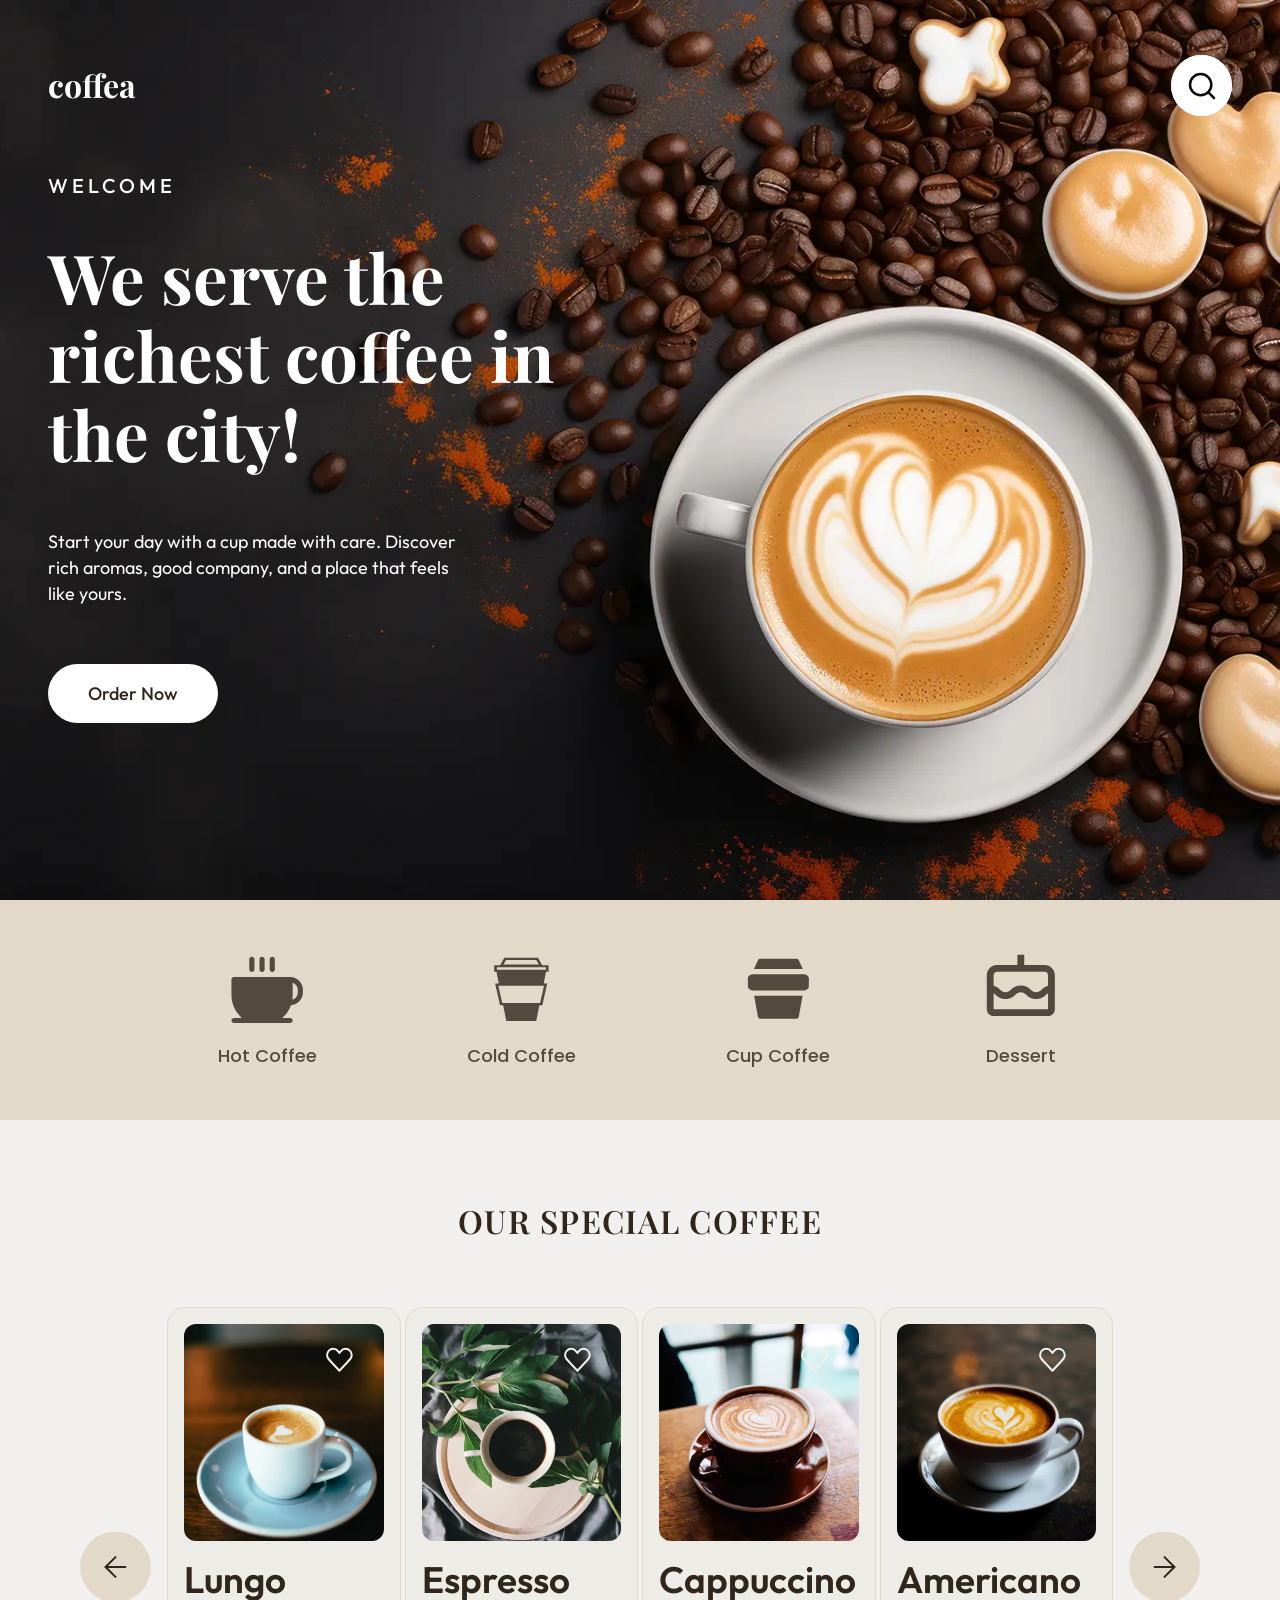
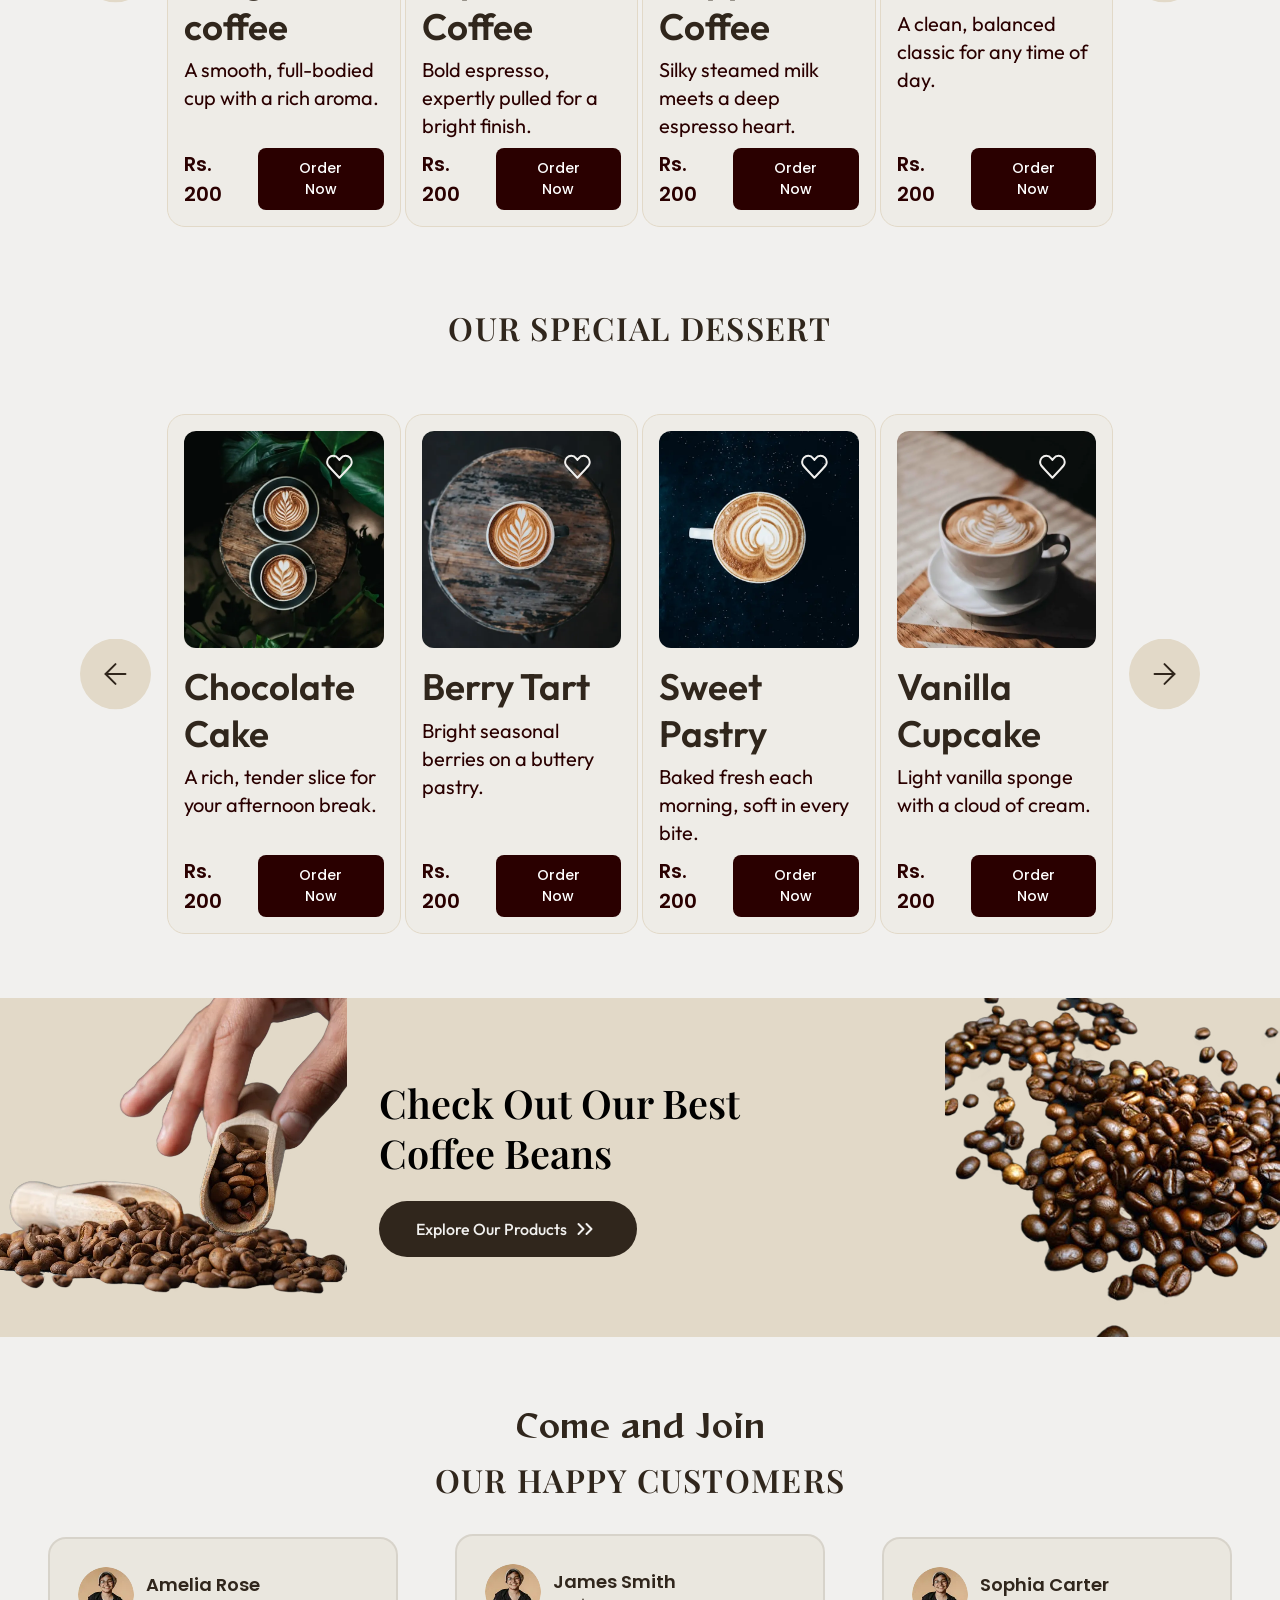
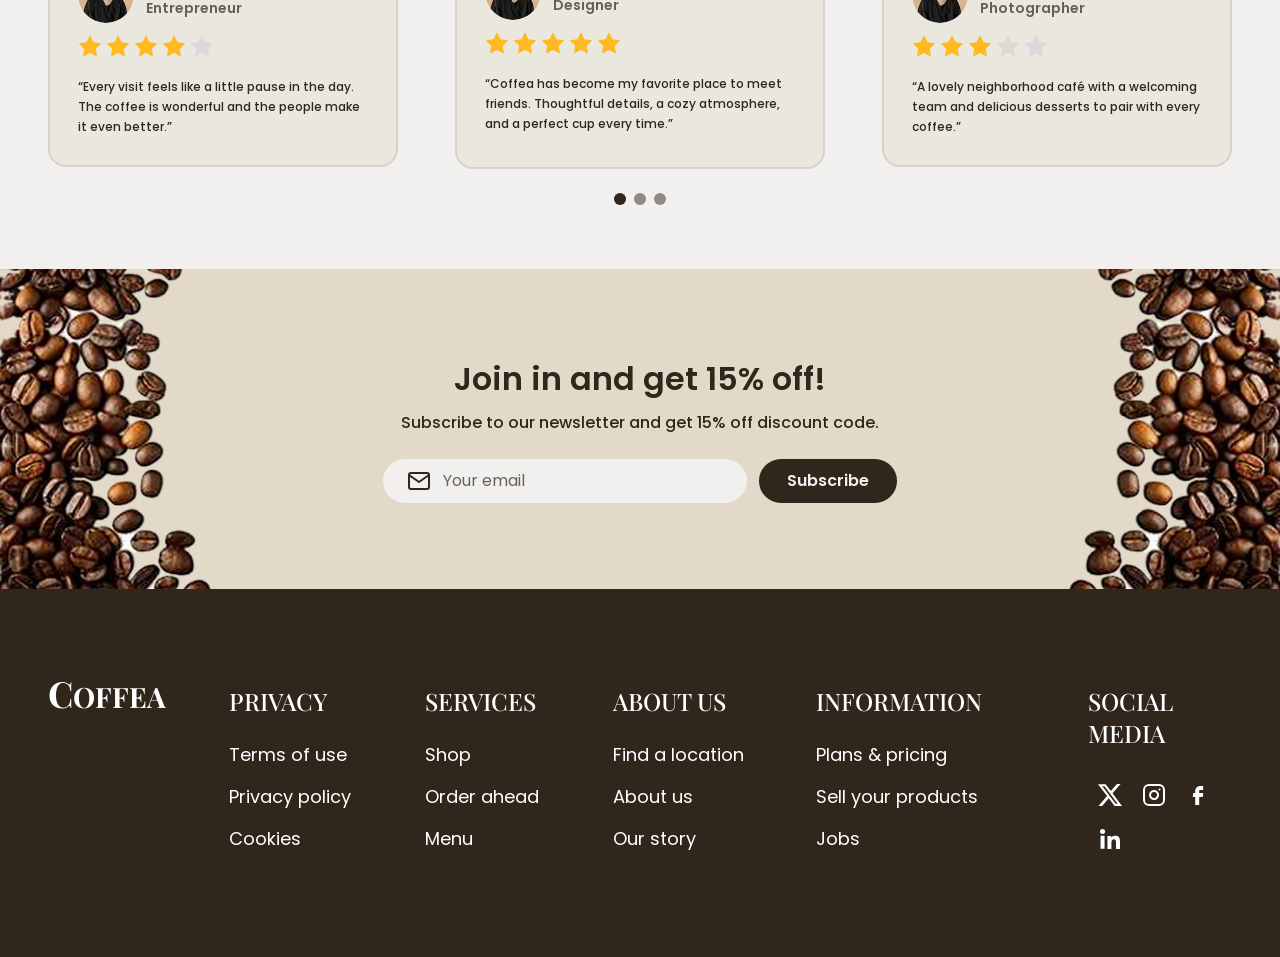
<file: index.html>
<!DOCTYPE html>
<html lang="en">

<head>
  <meta charset="utf-8" />
  <meta content="width=device-width, initial-scale=1" name="viewport" />
  <title>
    Coffea | Freshly roasted coffee and desserts
  </title>
  <meta
    content="Coffea is a coffee shop serving freshly roasted espresso, cold brews and desserts. Order online or visit us."
    name="description" />
  <meta content="Coffea | Coffee shop" property="og:title" />
  <meta content="Freshly roasted coffee and desserts, made in small batches." property="og:description" />
  <meta content="website" property="og:type" />
  <link href="assets/icons/favicon.svg" rel="icon" type="image/svg+xml" />
  <link href="https://fonts.googleapis.com" rel="preconnect" />
  <link crossorigin="" href="https://fonts.gstatic.com" rel="preconnect" />
  <link
    href="https://fonts.googleapis.com/css2?family=Outfit:wght@400;500;600&amp;family=Playfair+Display:wght@500;600;700&amp;family=Poppins:wght@400;500;600&amp;family=Reggae+One&amp;display=swap"
    rel="stylesheet" />
  <link href="css/main.css" rel="stylesheet" />
</head>

<body>
  <a class="skip-link" href="#main">
    Skip to content
  </a>
  <header class="header">
    <div class="container header__inner">
      <a class="header__logo" href="/">
        coffea
      </a>
      <button aria-label="Buscar" class="header__search" type="button">
        <img alt="" height="61" src="assets/icons/search.svg" width="61" />
      </button>
      <details class="header__menu">
        <summary class="header__toggle">
          <span class="visually-hidden">
            Menu
          </span>
        </summary>
        <nav aria-label="Principal">
          <ul class="header__list">
            <li>
              <a class="header__link" href="#home">
                home
              </a>
            </li>
            <li>
              <a class="header__link" href="#coffee-title">
                coffee
              </a>
            </li>
            <li>
              <a class="header__link" href="#dessert-title">
                bakery
              </a>
            </li>
            <li>
              <a class="header__link" href="#coffee-title">
                shop
              </a>
            </li>
            <li>
              <a class="header__link" href="#promo-title">
                about
              </a>
            </li>
            <li>
              <a class="header__link header__link--login" href="#newsletter-title">
                login
              </a>
            </li>
          </ul>
        </nav>
      </details>
    </div>
  </header>
  <main id="main">
    <section aria-labelledby="hero-title" class="hero" id="home">
      <img alt="" class="hero__bg" decoding="async" fetchpriority="high" height="1000" src="assets/img/hero.webp"
        width="1920" />
      <div class="container">
        <div class="hero__content">
          <p class="hero__eyebrow">
            Welcome
          </p>
          <h1 class="hero__title" id="hero-title">
            We serve the richest coffee in the city!
          </h1>
          <p class="hero__text">
            Start your day with a cup made with care. Discover rich aromas, good company, and a place that feels like
            yours.
          </p>
          <a class="hero__cta" href="#coffee-title">
            Order Now
          </a>
        </div>
      </div>
    </section>
    <section aria-label="Categorías" class="categories">
      <div class="container">
        <ul class="categories__list">
          <li>
            <a class="categories__link" href="#coffee-title">
              <svg aria-hidden="true" class="categories__icon" fill="currentColor" viewbox="0 0 83 83">
                <path
                  d="M64.6557 29.3609H8.06055C7.37827 29.3609 6.72395 29.632 6.24151 30.1144C5.75907 30.5969 5.48804 31.2512 5.48804 31.9335V47.3685C5.49573 51.7482 6.43234 56.0764 8.23605 60.0673C10.0398 64.0583 12.6695 67.6213 15.9517 70.5211H8.06055C7.37827 70.5211 6.72395 70.7921 6.24151 71.2745C5.75907 71.757 5.48804 72.4113 5.48804 73.0936C5.48804 73.7759 5.75907 74.4302 6.24151 74.9126C6.72395 75.3951 7.37827 75.6661 8.06055 75.6661H64.6557C65.338 75.6661 65.9923 75.3951 66.4748 74.9126C66.9572 74.4302 67.2282 73.7759 67.2282 73.0936C67.2282 72.4113 66.9572 71.757 66.4748 71.2745C65.9923 70.7921 65.338 70.5211 64.6557 70.5211H56.7646C60.7043 67.0291 63.6919 62.5931 65.4468 57.6296C68.7142 57.4283 71.7819 55.9887 74.0248 53.6042C76.2678 51.2196 77.5171 48.0696 77.5183 44.796V42.2235C77.5183 38.8121 76.1631 35.5405 73.7509 33.1283C71.3387 30.7161 68.0671 29.3609 64.6557 29.3609ZM72.3732 44.796C72.3721 46.4603 71.8329 48.0797 70.8362 49.4126C69.8394 50.7455 68.4385 51.7204 66.8424 52.192C67.097 50.5967 67.226 48.9839 67.2282 47.3685V34.9497C68.7325 35.4816 70.035 36.4666 70.9564 37.7692C71.8778 39.0718 72.3728 40.628 72.3732 42.2235V44.796ZM33.7856 21.6434V11.3534C33.7856 10.6711 34.0567 10.0168 34.5391 9.53435C35.0215 9.05191 35.6759 8.78088 36.3581 8.78088C37.0404 8.78088 37.6947 9.05191 38.1772 9.53435C38.6596 10.0168 38.9306 10.6711 38.9306 11.3534V21.6434C38.9306 22.3257 38.6596 22.98 38.1772 23.4625C37.6947 23.9449 37.0404 24.2159 36.3581 24.2159C35.6759 24.2159 35.0215 23.9449 34.5391 23.4625C34.0567 22.98 33.7856 22.3257 33.7856 21.6434ZM44.0757 21.6434V11.3534C44.0757 10.6711 44.3467 10.0168 44.8291 9.53435C45.3116 9.05191 45.9659 8.78088 46.6482 8.78088C47.3304 8.78088 47.9848 9.05191 48.4672 9.53435C48.9496 10.0168 49.2207 10.6711 49.2207 11.3534V21.6434C49.2207 22.3257 48.9496 22.98 48.4672 23.4625C47.9848 23.9449 47.3304 24.2159 46.6482 24.2159C45.9659 24.2159 45.3116 23.9449 44.8291 23.4625C44.3467 22.98 44.0757 22.3257 44.0757 21.6434ZM23.4956 21.6434V11.3534C23.4956 10.6711 23.7666 10.0168 24.2491 9.53435C24.7315 9.05191 25.3858 8.78088 26.0681 8.78088C26.7504 8.78088 27.4047 9.05191 27.8871 9.53435C28.3696 10.0168 28.6406 10.6711 28.6406 11.3534V21.6434C28.6406 22.3257 28.3696 22.98 27.8871 23.4625C27.4047 23.9449 26.7504 24.2159 26.0681 24.2159C25.3858 24.2159 24.7315 23.9449 24.2491 23.4625C23.7666 22.98 23.4956 22.3257 23.4956 21.6434Z">
                </path>
              </svg>
              Hot Coffee
            </a>
          </li>
          <li>
            <a class="categories__link" href="#coffee-title">
              <svg aria-hidden="true" class="categories__icon" fill="currentColor" viewbox="0 0 83 83">
                <path
                  d="M24.4686 9.88041L20.3669 17.3106H14.2689V23.9928H16.6022L18.9913 35.8791H15.2594L20.1947 57.7082L23.359 57.6784L26.541 73.5394H56.6666L56.8769 72.4831L59.8461 57.6764L62.8559 57.7062L67.7784 35.8772H64.2138L66.5877 23.9908H69.149V17.3086H62.6709L58.554 9.87842L24.4686 9.88041ZM26.2522 12.015H56.7983L59.3951 16.7397H23.6351L26.2522 12.015ZM16.9645 19.4352H66.4306V21.8781H16.9645V19.4352ZM18.4947 38.0018H64.5609L60.5884 55.5538L41.4961 55.3966L22.4672 55.5538L18.4947 38.0018Z">
                </path>
              </svg>
              Cold Coffee
            </a>
          </li>
          <li>
            <a class="categories__link" href="#coffee-title">
              <svg aria-hidden="true" class="categories__icon" fill="currentColor" viewbox="0 0 83 83">
                <path clip-rule="evenodd"
                  d="M23.6914 10.7549C23.1773 10.755 22.6751 10.8843 22.2494 11.1261C21.8237 11.3679 21.494 11.7111 21.3027 12.1116L16.9785 21.1851H66.4394L62.1152 12.1116C61.924 11.7111 61.5943 11.3679 61.1686 11.1261C60.7428 10.8843 60.2406 10.755 59.7266 10.7549H23.6914ZM21.1483 69.413L17.2668 48.2501H66.1511L62.2696 69.413C62.1762 69.923 61.8684 70.388 61.402 70.724C60.9356 71.06 60.3413 71.2448 59.7266 71.245H23.6914C23.0767 71.2448 22.4824 71.06 22.0159 70.724C21.5495 70.388 21.2417 69.923 21.1483 69.413ZM16.5667 26.5817H66.8564C69.9451 26.5817 72.4419 28.405 72.4419 30.6518V38.7834C72.4419 41.0302 69.94 42.8449 66.8564 42.8449H16.5615C13.4728 42.8449 10.9761 41.0302 10.9761 38.7834V30.6518C10.9761 28.405 13.4831 26.5817 16.5667 26.5817Z"
                  fill-rule="evenodd">
                </path>
              </svg>
              Cup Coffee
            </a>
          </li>
          <li>
            <a class="categories__link" href="#coffee-title">
              <svg aria-hidden="true" class="categories__icon" fill="currentColor" viewbox="0 0 83 83">
                <path
                  d="M65.1702 17.15H44.5901V6.85999H37.7301V17.15H17.15C11.4768 17.15 6.85999 21.7668 6.85999 27.4401V61.7402C6.85999 65.5235 9.93671 68.6002 13.72 68.6002H68.6002C72.3835 68.6002 75.4602 65.5235 75.4602 61.7402V27.4401C75.4602 21.7668 70.8434 17.15 65.1702 17.15ZM17.15 24.01H65.1702C66.0799 24.01 66.9523 24.3714 67.5956 25.0147C68.2388 25.6579 68.6002 26.5304 68.6002 27.4401L68.6036 38.1417C65.5303 38.9237 63.5649 40.6593 62.0317 42.0245C60.2927 43.568 59.1436 44.5901 56.5849 44.5901C54.0295 44.5901 52.8804 43.568 51.1414 42.0279C49.1006 40.2134 46.3085 37.7301 41.1429 37.7301C35.9808 37.7301 33.1888 40.2134 31.1479 42.0279C29.4089 43.5714 28.2633 44.5901 25.7079 44.5901C23.1594 44.5901 22.0138 43.5714 20.2816 42.0279C18.7484 40.6627 16.7899 38.9237 13.72 38.1417V27.4401C13.72 26.5304 14.0814 25.6579 14.7246 25.0147C15.3679 24.3714 16.2403 24.01 17.15 24.01ZM13.72 61.7402V45.5711C14.3751 45.993 15.0028 46.5109 15.7197 47.1523C17.7606 48.9668 20.5492 51.4501 25.7079 51.4501C30.8666 51.4501 33.6621 48.9668 35.7029 47.1523C37.442 45.6088 38.5876 44.5901 41.1429 44.5901C43.6983 44.5901 44.8474 45.6122 46.5864 47.1523C48.6272 48.9668 51.4193 51.4501 56.5849 51.4501C61.7505 51.4501 64.5459 48.9668 66.5868 47.1523C67.3105 46.5075 67.9416 45.9861 68.6036 45.5608L68.607 61.7402H13.72Z">
                </path>
              </svg>
              Dessert
            </a>
          </li>
        </ul>
      </div>
    </section>
    <section aria-labelledby="coffee-title" class="products">
      <h2 class="section-title" id="coffee-title">
        Our Special Coffee
      </h2>
      <div class="carousel">
        <a aria-label="Previous Coffees" class="carousel__arrow carousel__arrow--prev" href="#coffee-1">
          <img alt="" height="71" src="assets/icons/arrow.svg" width="71" />
        </a>
        <ul class="carousel__track">
          <li class="carousel__item">
            <article class="product-card" id="coffee-1">
              <div class="product-card__media">
                <img alt="Coffee 1" class="product-card__img" decoding="async" height="364" loading="lazy"
                  src="assets/img/coffee-1.webp" width="334" />
                <div class="product-card__fav">
                  <input class="product-card__fav-input" id="fav-coffee-1" type="checkbox" />
                  <label class="product-card__fav-label" for="fav-coffee-1">
                    <span class="visually-hidden">
                      Add Coffee 1 to favorites
                    </span>
                  </label>
                </div>
              </div>
              <div class="product-card__body">
                <div class="product-card__text">
                  <h3 class="product-card__title">
                    Lungo coffee
                  </h3>
                  <p class="product-card__desc">
                    A smooth, full-bodied cup with a rich aroma.
                  </p>
                </div>
                <div class="product-card__buy">
                  <data class="product-card__price" value="200">
                    Rs. 200
                  </data>
                  <button class="product-card__btn" type="button">
                    Order Now
                  </button>
                </div>
              </div>
            </article>
          </li>
          <li class="carousel__item">
            <article class="product-card" id="coffee-2">
              <div class="product-card__media">
                <img alt="Coffee 2" class="product-card__img" decoding="async" height="364" loading="lazy"
                  src="assets/img/coffee-2.webp" width="334" />
                <div class="product-card__fav">
                  <input class="product-card__fav-input" id="fav-coffee-2" type="checkbox" />
                  <label class="product-card__fav-label" for="fav-coffee-2">
                    <span class="visually-hidden">
                      Add Coffee 2 to favorites
                    </span>
                  </label>
                </div>
              </div>
              <div class="product-card__body">
                <div class="product-card__text">
                  <h3 class="product-card__title">
                    Espresso Coffee
                  </h3>
                  <p class="product-card__desc">
                    Bold espresso, expertly pulled for a bright finish.
                  </p>
                </div>
                <div class="product-card__buy">
                  <data class="product-card__price" value="200">
                    Rs. 200
                  </data>
                  <button class="product-card__btn" type="button">
                    Order Now
                  </button>
                </div>
              </div>
            </article>
          </li>
          <li class="carousel__item">
            <article class="product-card" id="coffee-3">
              <div class="product-card__media">
                <img alt="Coffee 3" class="product-card__img" decoding="async" height="364" loading="lazy"
                  src="assets/img/coffee-3.webp" width="334" />
                <div class="product-card__fav">
                  <input class="product-card__fav-input" id="fav-coffee-3" type="checkbox" />
                  <label class="product-card__fav-label" for="fav-coffee-3">
                    <span class="visually-hidden">
                      Add Coffee 3 to favorites
                    </span>
                  </label>
                </div>
              </div>
              <div class="product-card__body">
                <div class="product-card__text">
                  <h3 class="product-card__title">
                    Cappuccino Coffee
                  </h3>
                  <p class="product-card__desc">
                    Silky steamed milk meets a deep espresso heart.
                  </p>
                </div>
                <div class="product-card__buy">
                  <data class="product-card__price" value="200">
                    Rs. 200
                  </data>
                  <button class="product-card__btn" type="button">
                    Order Now
                  </button>
                </div>
              </div>
            </article>
          </li>
          <li class="carousel__item">
            <article class="product-card" id="coffee-4">
              <div class="product-card__media">
                <img alt="Coffee 4" class="product-card__img" decoding="async" height="364" loading="lazy"
                  src="assets/img/coffee-4.webp" width="334" />
                <div class="product-card__fav">
                  <input class="product-card__fav-input" id="fav-coffee-4" type="checkbox" />
                  <label class="product-card__fav-label" for="fav-coffee-4">
                    <span class="visually-hidden">
                      Add Coffee 4 to favorites
                    </span>
                  </label>
                </div>
              </div>
              <div class="product-card__body">
                <div class="product-card__text">
                  <h3 class="product-card__title">
                    Americano
                  </h3>
                  <p class="product-card__desc">
                    A clean, balanced classic for any time of day.
                  </p>
                </div>
                <div class="product-card__buy">
                  <data class="product-card__price" value="200">
                    Rs. 200
                  </data>
                  <button class="product-card__btn" type="button">
                    Order Now
                  </button>
                </div>
              </div>
            </article>
          </li>

        </ul>
        <a aria-label="Next Coffees" class="carousel__arrow carousel__arrow--next" href="#coffee-4">
          <img alt="" height="71" src="assets/icons/arrow.svg" width="71" />
        </a>
      </div>
    </section>
    <section aria-labelledby="dessert-title" class="products">
      <h2 class="section-title" id="dessert-title">
        Our Special Dessert
      </h2>
      <div class="carousel">
        <a aria-label="Previous Desserts" class="carousel__arrow carousel__arrow--prev" href="#dessert-1">
          <img alt="" height="71" src="assets/icons/arrow.svg" width="71" />
        </a>
        <ul class="carousel__track">
          <li class="carousel__item">
            <article class="product-card" id="dessert-1">
              <div class="product-card__media">
                <img alt="Dessert 1" class="product-card__img" decoding="async" height="364" loading="lazy"
                  src="assets/img/dessert-1.webp" width="334" />
                <div class="product-card__fav">
                  <input class="product-card__fav-input" id="fav-dessert-1" type="checkbox" />
                  <label class="product-card__fav-label" for="fav-dessert-1">
                    <span class="visually-hidden">
                      Add Dessert 1 to favorites
                    </span>
                  </label>
                </div>
              </div>
              <div class="product-card__body">
                <div class="product-card__text">
                  <h3 class="product-card__title">
                    Chocolate Cake
                  </h3>
                  <p class="product-card__desc">
                    A rich, tender slice for your afternoon break.
                  </p>
                </div>
                <div class="product-card__buy">
                  <data class="product-card__price" value="200">
                    Rs. 200
                  </data>
                  <button class="product-card__btn" type="button">
                    Order Now
                  </button>
                </div>
              </div>
            </article>
          </li>
          <li class="carousel__item">
            <article class="product-card" id="dessert-2">
              <div class="product-card__media">
                <img alt="Dessert 2" class="product-card__img" decoding="async" height="364" loading="lazy"
                  src="assets/img/dessert-2.webp" width="334" />
                <div class="product-card__fav">
                  <input class="product-card__fav-input" id="fav-dessert-2" type="checkbox" />
                  <label class="product-card__fav-label" for="fav-dessert-2">
                    <span class="visually-hidden">
                      Add Dessert 2 to favorites
                    </span>
                  </label>
                </div>
              </div>
              <div class="product-card__body">
                <div class="product-card__text">
                  <h3 class="product-card__title">
                    Berry Tart
                  </h3>
                  <p class="product-card__desc">
                    Bright seasonal berries on a buttery pastry.
                  </p>
                </div>
                <div class="product-card__buy">
                  <data class="product-card__price" value="200">
                    Rs. 200
                  </data>
                  <button class="product-card__btn" type="button">
                    Order Now
                  </button>
                </div>
              </div>
            </article>
          </li>
          <li class="carousel__item">
            <article class="product-card" id="dessert-3">
              <div class="product-card__media">
                <img alt="Dessert 3" class="product-card__img" decoding="async" height="364" loading="lazy"
                  src="assets/img/dessert-3.webp" width="334" />
                <div class="product-card__fav">
                  <input class="product-card__fav-input" id="fav-dessert-3" type="checkbox" />
                  <label class="product-card__fav-label" for="fav-dessert-3">
                    <span class="visually-hidden">
                      Add Dessert 3 to favorites
                    </span>
                  </label>
                </div>
              </div>
              <div class="product-card__body">
                <div class="product-card__text">
                  <h3 class="product-card__title">
                    Sweet Pastry
                  </h3>
                  <p class="product-card__desc">
                    Baked fresh each morning, soft in every bite.
                  </p>
                </div>
                <div class="product-card__buy">
                  <data class="product-card__price" value="200">
                    Rs. 200
                  </data>
                  <button class="product-card__btn" type="button">
                    Order Now
                  </button>
                </div>
              </div>
            </article>
          </li>
          <li class="carousel__item">
            <article class="product-card" id="dessert-4">
              <div class="product-card__media">
                <img alt="Dessert 4" class="product-card__img" decoding="async" height="364" loading="lazy"
                  src="assets/img/dessert-4.webp" width="334" />
                <div class="product-card__fav">
                  <input class="product-card__fav-input" id="fav-dessert-4" type="checkbox" />
                  <label class="product-card__fav-label" for="fav-dessert-4">
                    <span class="visually-hidden">
                      Add Dessert 4 to favorites
                    </span>
                  </label>
                </div>
              </div>
              <div class="product-card__body">
                <div class="product-card__text">
                  <h3 class="product-card__title">
                    Vanilla Cupcake
                  </h3>
                  <p class="product-card__desc">
                    Light vanilla sponge with a cloud of cream.
                  </p>
                </div>
                <div class="product-card__buy">
                  <data class="product-card__price" value="200">
                    Rs. 200
                  </data>
                  <button class="product-card__btn" type="button">
                    Order Now
                  </button>
                </div>
              </div>
            </article>
          </li>

        </ul>
        <a aria-label="Next Desserts" class="carousel__arrow carousel__arrow--next" href="#dessert-4">
          <img alt="" height="71" src="assets/icons/arrow.svg" width="71" />
        </a>
      </div>
    </section>
    <section aria-labelledby="promo-title" class="promo">
      <img alt="" class="promo__img promo__img--hand" decoding="async" height="335" loading="lazy"
        src="assets/img/promo-hand.webp" width="520" />
      <img alt="" class="promo__img promo__img--beans" decoding="async" height="335" loading="lazy"
        src="assets/img/promo-beans.webp" width="503" />
      <div class="promo__content">
        <h2 class="promo__title" id="promo-title">
          Check Out Our Best Coffee Beans
        </h2>
        <a class="promo__btn" href="#coffee-title">
          Explore Our Products
          <span aria-hidden="true" class="promo__chevrons">
            <img alt="" height="20" src="assets/icons/chevron.svg" width="20" />
            <img alt="" height="20" src="assets/icons/chevron.svg" width="20" />
          </span>
        </a>
      </div>
    </section>
    <section aria-labelledby="testimonials-title" class="testimonials">
      <div class="testimonials__head">
        <p class="testimonials__kicker">
          Come and Join
        </p>
        <h2 class="section-title" id="testimonials-title">
          Our Happy Customers
        </h2>
      </div>
      <ul class="testimonials__list">
        <li class="testimonials__item" id="t-1">
          <figure class="testimonial-card">
            <figcaption class="testimonial-card__head">
              <img alt="" class="testimonial-card__avatar" decoding="async" height="56" loading="lazy"
                src="assets/img/avatar-1.webp" width="56" />
              <span class="testimonial-card__who">
                <span class="testimonial-card__name">
                  Amelia Rose
                </span>
                <span class="testimonial-card__role">
                  Entrepreneur
                </span>
              </span>
              <span aria-label="4 de 5 estrellas" class="testimonial-card__rating" role="img">
                <img alt="" height="24" src="assets/icons/star.svg" width="24" />
                <img alt="" height="24" src="assets/icons/star.svg" width="24" />
                <img alt="" height="24" src="assets/icons/star.svg" width="24" />
                <img alt="" height="24" src="assets/icons/star.svg" width="24" />
                <img alt="" height="24" src="assets/icons/star-off.svg" width="24" />
              </span>
            </figcaption>
            <blockquote class="testimonial-card__text">
              <p>
                “Every visit feels like a little pause in the day. The coffee is wonderful and the people make it even
                better.”
              </p>
            </blockquote>
          </figure>
        </li>
        <li class="testimonials__item" id="t-2">
          <figure class="testimonial-card testimonial-card--featured">
            <figcaption class="testimonial-card__head">
              <img alt="" class="testimonial-card__avatar" decoding="async" height="56" loading="lazy"
                src="assets/img/avatar-2.webp" width="56" />
              <span class="testimonial-card__who">
                <span class="testimonial-card__name">
                  James Smith
                </span>
                <span class="testimonial-card__role">
                  Designer
                </span>
              </span>
              <span aria-label="5 de 5 estrellas" class="testimonial-card__rating" role="img">
                <img alt="" height="24" src="assets/icons/star.svg" width="24" />
                <img alt="" height="24" src="assets/icons/star.svg" width="24" />
                <img alt="" height="24" src="assets/icons/star.svg" width="24" />
                <img alt="" height="24" src="assets/icons/star.svg" width="24" />
                <img alt="" height="24" src="assets/icons/star.svg" width="24" />
              </span>
            </figcaption>
            <blockquote class="testimonial-card__text">
              <p>
                “Coffea has become my favorite place to meet friends. Thoughtful details, a cozy atmosphere, and a
                perfect cup every time.”
              </p>
            </blockquote>
          </figure>
        </li>
        <li class="testimonials__item" id="t-3">
          <figure class="testimonial-card">
            <figcaption class="testimonial-card__head">
              <img alt="" class="testimonial-card__avatar" decoding="async" height="56" loading="lazy"
                src="assets/img/avatar-3.webp" width="56" />
              <span class="testimonial-card__who">
                <span class="testimonial-card__name">
                  Sophia Carter
                </span>
                <span class="testimonial-card__role">
                  Photographer
                </span>
              </span>
              <span aria-label="3 de 5 estrellas" class="testimonial-card__rating" role="img">
                <img alt="" height="24" src="assets/icons/star.svg" width="24" />
                <img alt="" height="24" src="assets/icons/star.svg" width="24" />
                <img alt="" height="24" src="assets/icons/star.svg" width="24" />
                <img alt="" height="24" src="assets/icons/star-off.svg" width="24" />
                <img alt="" height="24" src="assets/icons/star-off.svg" width="24" />
              </span>
            </figcaption>
            <blockquote class="testimonial-card__text">
              <p>
                “A lovely neighborhood café with a welcoming team and delicious desserts to pair with every coffee.”
              </p>
            </blockquote>
          </figure>
        </li>
      </ul>
      <nav aria-label="Testimonials" class="testimonials__pager">
        <a aria-label="Testimonial 1" class="testimonials__dot" href="#t-1"></a>
        <a aria-label="Testimonial 2" class="testimonials__dot" href="#t-2"></a>
        <a aria-label="Testimonial 3" class="testimonials__dot" href="#t-3"></a>
      </nav>
    </section>
    <section aria-labelledby="newsletter-title" class="newsletter">
      <img alt="" class="newsletter__img newsletter__img--left" decoding="async" height="321" loading="lazy"
        src="assets/img/newsletter-beans.webp" width="482" />
      <img alt="" class="newsletter__img newsletter__img--right" decoding="async" height="321" loading="lazy"
        src="assets/img/newsletter-beans.webp" width="482" />
      <div class="newsletter__body">
        <h2 class="newsletter__title" id="newsletter-title">
          Join in and get 15% off!
        </h2>
        <p class="newsletter__sub">
          Subscribe to our newsletter and get 15% off discount code.
        </p>
        <form action="#" class="newsletter__form" method="get">
          <div class="newsletter__field">
            <label class="visually-hidden" for="nl-email">
              Email address
            </label>
            <img alt="" class="newsletter__icon" height="24" src="assets/icons/mail.svg" width="24" />
            <input autocomplete="email" class="newsletter__input" id="nl-email" name="email" placeholder="Your email"
              required="" type="email" />
          </div>
          <button class="newsletter__btn" type="submit">
            Subscribe
          </button>
        </form>
      </div>
    </section>
  </main>
  <footer class="footer">
    <div class="container footer__grid">
      <a class="footer__logo" href="/">
        Coffea
      </a>
      <div>
        <h3 class="footer__title">
          Privacy
        </h3>
        <ul class="footer__list">
          <li>
            <a class="footer__link" href="#">
              Terms of use
            </a>
          </li>
          <li>
            <a class="footer__link" href="#">
              Privacy policy
            </a>
          </li>
          <li>
            <a class="footer__link" href="#">
              Cookies
            </a>
          </li>
        </ul>
      </div>
      <div>
        <h3 class="footer__title">
          Services
        </h3>
        <ul class="footer__list">
          <li>
            <a class="footer__link" href="#">
              Shop
            </a>
          </li>
          <li>
            <a class="footer__link" href="#">
              Order ahead
            </a>
          </li>
          <li>
            <a class="footer__link" href="#">
              Menu
            </a>
          </li>
        </ul>
      </div>
      <div>
        <h3 class="footer__title">
          About us
        </h3>
        <ul class="footer__list">
          <li>
            <a class="footer__link" href="#">
              Find a location
            </a>
          </li>
          <li>
            <a class="footer__link" href="#">
              About us
            </a>
          </li>
          <li>
            <a class="footer__link" href="#">
              Our story
            </a>
          </li>
        </ul>
      </div>
      <div>
        <h3 class="footer__title">
          Information
        </h3>
        <ul class="footer__list">
          <li>
            <a class="footer__link" href="#">
              Plans &amp; pricing
            </a>
          </li>
          <li>
            <a class="footer__link" href="#">
              Sell your products
            </a>
          </li>
          <li>
            <a class="footer__link" href="#">
              Jobs
            </a>
          </li>
        </ul>
      </div>
      <div>
        <h3 class="footer__title">
          Social media
        </h3>
        <ul class="footer__social">
          <li>
            <a aria-label="X (Twitter)" class="footer__social-link" href="#">
              <img alt="" height="24" src="assets/icons/social-x.svg" width="24" />
            </a>
          </li>
          <li>
            <a aria-label="Instagram" class="footer__social-link" href="#">
              <img alt="" height="24" src="assets/icons/social-instagram.svg" width="24" />
            </a>
          </li>
          <li>
            <a aria-label="Facebook" class="footer__social-link" href="#">
              <img alt="" height="24" src="assets/icons/social-facebook.svg" width="24" />
            </a>
          </li>
          <li>
            <a aria-label="LinkedIn" class="footer__social-link" href="#">
              <img alt="" height="24" src="assets/icons/social-linkedin.svg" width="24" />
            </a>
          </li>
        </ul>
      </div>
    </div>
  </footer>
</body>

</html>
</file>
<file: css/main.css>
@layer tokens, base, layout, components, utilities;
@import url("tokens.css") layer(tokens);
@import url("base.css") layer(base);
@import url("layout.css") layer(layout);
@import url("components/header.css") layer(components);
@import url("components/hero.css") layer(components);
@import url("components/categories.css") layer(components);
@import url("components/product-card.css") layer(components);
@import url("components/carousel.css") layer(components);
@import url("components/promo.css") layer(components);
@import url("components/testimonial-card.css") layer(components);
@import url("components/newsletter.css") layer(components);
@import url("components/footer.css") layer(components);
@import url("utilities.css") layer(utilities);
</file>
